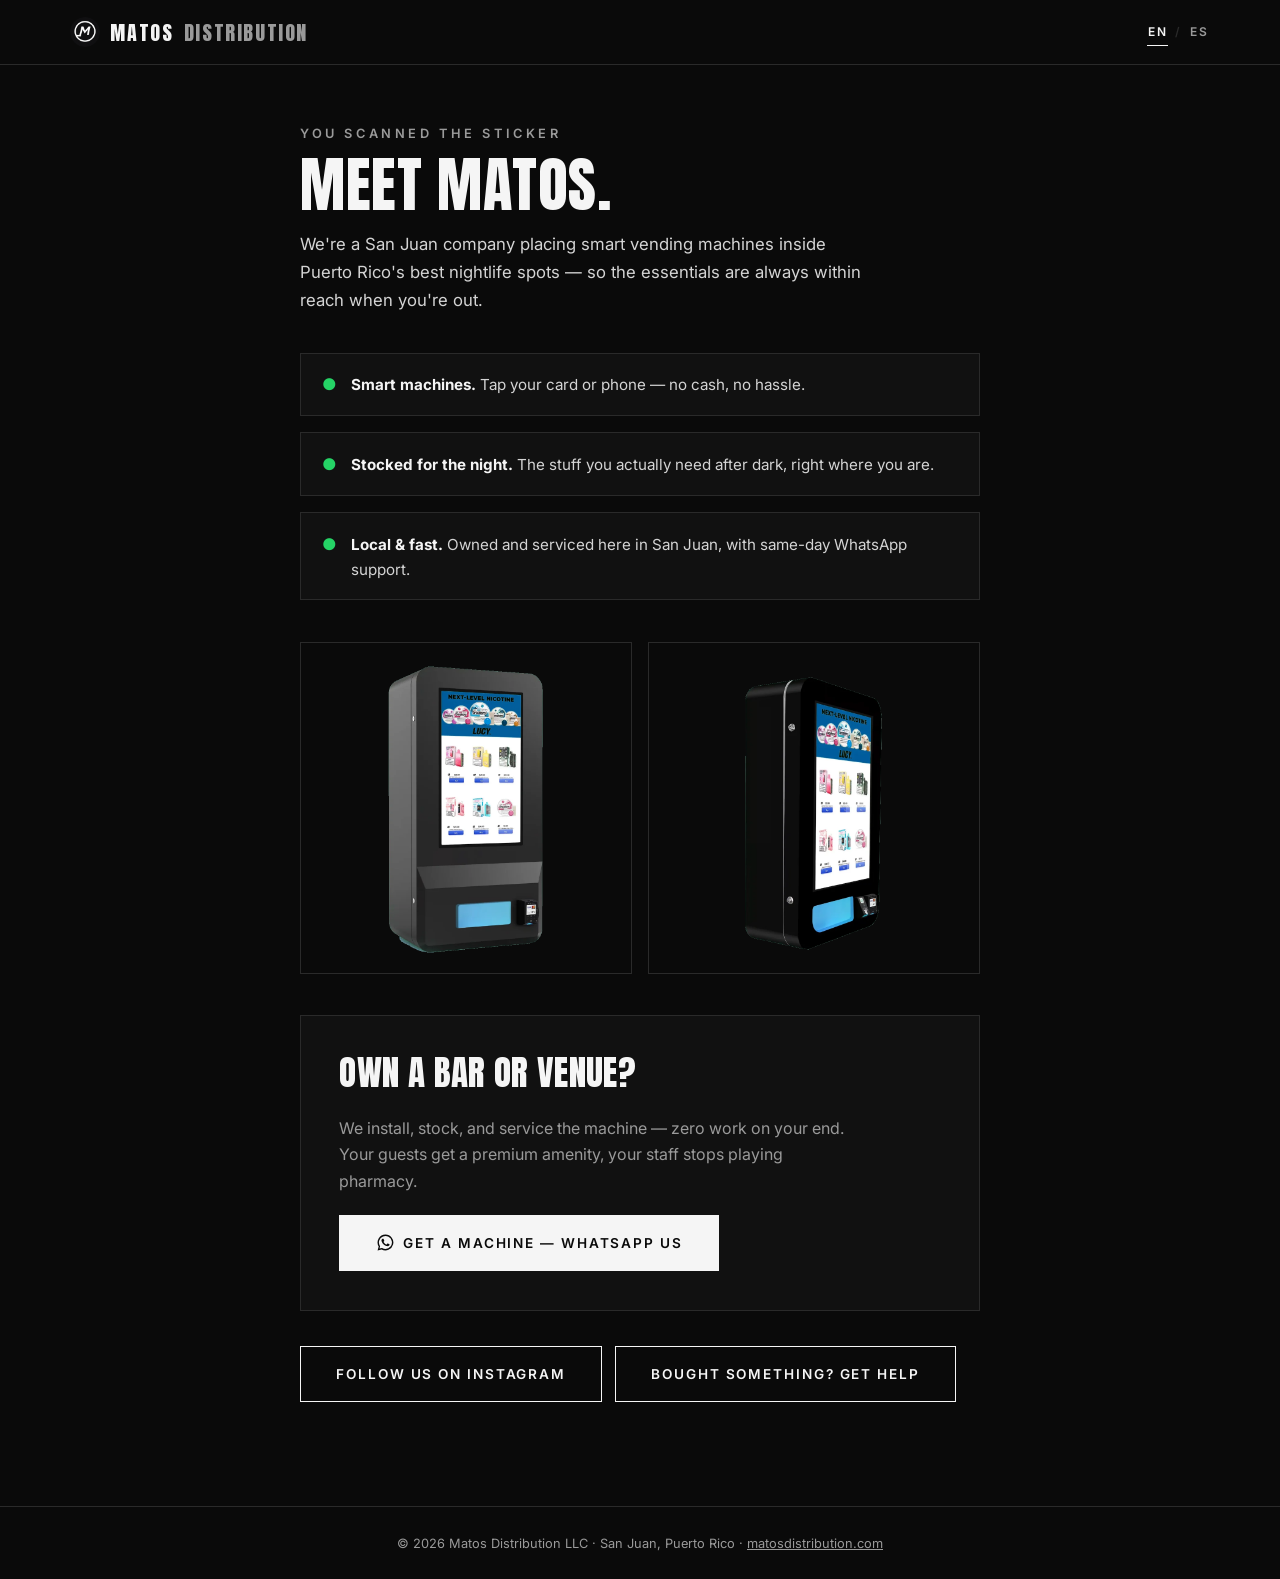
<file: about/index.html>
<!DOCTYPE html>
<html lang="en">
<head>
  <meta charset="UTF-8">
  <meta name="viewport" content="width=device-width, initial-scale=1.0">
  <meta name="theme-color" content="#0a0a0a">
  <title>Who We Are — Matos Distribution</title>
  <meta name="description" content="Matos Distribution is a San Juan company placing smart vending machines in Puerto Rico's best nightlife venues. Meet the brand behind the machine.">
  <link rel="canonical" href="https://www.matosdistribution.com/about/">
  <link rel="alternate" hreflang="en" href="https://www.matosdistribution.com/about/">
  <link rel="alternate" hreflang="es" href="https://www.matosdistribution.com/es/about/">

  <link rel="icon" href="/favicon.ico?v=2" sizes="any">
  <link rel="icon" type="image/png" href="/favicon.png?v=2">
  <link rel="apple-touch-icon" href="/apple-touch-icon.png?v=2">

  <link rel="preload" href="/assets/fonts/anton-latin.woff2" as="font" type="font/woff2" crossorigin>
  <link rel="preconnect" href="https://fonts.googleapis.com">
  <link rel="preconnect" href="https://fonts.gstatic.com" crossorigin>
  <link href="https://fonts.googleapis.com/css2?family=Inter:wght@400;500;600&display=swap" rel="stylesheet">

  <link rel="stylesheet" href="/styles.css">

  <!-- Most people scanning at a machine in PR browse in Spanish — send them to the ES page -->
  <script>
    (function () {
      try {
        var q = new URLSearchParams(location.search);
        if (q.get("lang") === "en") return;
        if ((navigator.language || "").toLowerCase().indexOf("es") === 0) {
          location.replace("/es/about/" + location.search);
        }
      } catch (e) {}
    })();
  </script>

  <style>
    .ab-topbar { border-bottom: 1px solid var(--line); }
    .ab-topbar .nav { height: 64px; }

    .ab-main {
      width: min(680px, 100% - 2.4rem);
      margin-inline: auto;
      padding: clamp(2.2rem, 6vw, 3.6rem) 0 3.5rem;
    }
    .ab-main h1 { font-size: clamp(2.6rem, 9vw, 3.8rem); margin-top: 0.4rem; }
    .ab-sub { color: var(--light); margin-top: 1rem; max-width: 36rem; font-size: 1.05rem; }

    .ab-points { margin-top: 2.4rem; display: grid; gap: 1rem; }
    .ab-point {
      border: 1px solid var(--line);
      background: var(--near-black);
      padding: 1.1rem 1.3rem;
      display: flex;
      gap: 0.9rem;
      align-items: baseline;
    }
    .ab-point .tick { color: #25d366; font-weight: 700; }
    .ab-point p { color: var(--light); font-size: 0.95rem; }
    .ab-point strong { color: var(--white); }

    .ab-machines { margin-top: 2.6rem; display: grid; grid-template-columns: 1fr 1fr; gap: 1rem; }
    .ab-machines img { width: 100%; height: 100%; object-fit: cover; border: 1px solid var(--line); }

    .ab-band {
      margin-top: 2.6rem;
      border: 1px solid var(--line);
      background: var(--near-black);
      padding: clamp(1.6rem, 5vw, 2.4rem);
    }
    .ab-band h2 { font-size: clamp(1.6rem, 5vw, 2.2rem); }
    .ab-band p { color: var(--gray); margin-top: 0.7rem; max-width: 32rem; }
    .ab-band .btn { margin-top: 1.3rem; }
    .ab-wa {
      display: inline-flex; align-items: center; gap: 0.55rem;
    }
    .ab-wa svg { width: 19px; height: 19px; flex-shrink: 0; }

    .ab-links { margin-top: 2.2rem; display: flex; flex-wrap: wrap; gap: 0.8rem; }

    .ab-footer { border-top: 1px solid var(--line); padding: 1.6rem 0; margin-top: 3rem; }
    .ab-footer p { text-align: center; color: var(--gray); font-size: 0.8rem; }
  </style>
</head>
<body>

  <header class="ab-topbar">
    <nav class="nav" aria-label="Main navigation">
      <a class="nav-logo" href="/"><img class="nav-mark" src="/assets/logo-mark-small.png" alt="" width="30" height="30">MATOS<span> DISTRIBUTION</span></a>
      <div class="lang-switch" aria-label="Language">
        <a href="/about/?lang=en" id="lang-en" class="is-active" aria-current="page">EN</a><span aria-hidden="true">/</span><a href="/es/about/" id="lang-es" lang="es" hreflang="es">ES</a>
      </div>
    </nav>
  </header>

  <main class="ab-main">
    <p class="section-kicker" style="margin-bottom:0.6rem;">You Scanned The Sticker</p>
    <h1>Meet Matos.</h1>
    <p class="ab-sub">We're a San Juan company placing smart vending machines inside Puerto Rico's best nightlife spots — so the essentials are always within reach when you're out.</p>

    <div class="ab-points">
      <div class="ab-point"><span class="tick">●</span><p><strong>Smart machines.</strong> Tap your card or phone — no cash, no hassle.</p></div>
      <div class="ab-point"><span class="tick">●</span><p><strong>Stocked for the night.</strong> The stuff you actually need after dark, right where you are.</p></div>
      <div class="ab-point"><span class="tick">●</span><p><strong>Local &amp; fast.</strong> Owned and serviced here in San Juan, with same-day WhatsApp support.</p></div>
    </div>

    <div class="ab-machines">
      <img src="/assets/machine-weatherwall.webp" alt="Matos Distribution smart vending machine" loading="lazy">
      <img src="/assets/machine-slimwall.webp" alt="Slim wall-mounted smart vending machine" loading="lazy">
    </div>

    <div class="ab-band">
      <h2>Own a bar or venue?</h2>
      <p>We install, stock, and service the machine — zero work on your end. Your guests get a premium amenity, your staff stops playing pharmacy.</p>
      <a class="btn btn-solid ab-wa" href="https://wa.me/17875317623?text=Hi!%20I%27d%20like%20info%20about%20getting%20a%20machine%20in%20my%20venue." target="_blank" rel="noopener">
        <svg viewBox="0 0 24 24" aria-hidden="true" fill="currentColor"><path d="M12 2a10 10 0 0 0-8.6 15.1L2 22l5-1.3A10 10 0 1 0 12 2zm0 18.2c-1.5 0-3-.4-4.3-1.2l-.3-.2-3 .8.8-2.9-.2-.3A8.2 8.2 0 1 1 12 20.2zm4.6-6.1c-.3-.1-1.5-.7-1.7-.8-.2-.1-.4-.1-.6.1-.2.3-.6.8-.8 1-.1.2-.3.2-.5.1-.3-.1-1.1-.4-2-1.2-.8-.7-1.3-1.5-1.4-1.8-.2-.3 0-.4.1-.5l.4-.5c.1-.2.2-.3.3-.5.1-.2 0-.3 0-.5-.1-.1-.6-1.4-.8-1.9-.2-.5-.4-.4-.6-.4h-.5c-.2 0-.5.1-.7.3-.2.3-.9.9-.9 2.1s.9 2.4 1 2.6c.1.2 1.8 2.7 4.3 3.8.6.3 1.1.4 1.4.5.6.2 1.2.2 1.6.1.5-.1 1.5-.6 1.7-1.2.2-.6.2-1.1.1-1.2 0-.1-.2-.2-.4-.3z"/></svg>
        Get a machine — WhatsApp us
      </a>
    </div>

    <div class="ab-links">
      <a class="btn btn-ghost" href="https://www.instagram.com/matosdistributionpr/" target="_blank" rel="noopener">Follow us on Instagram</a>
      <a class="btn btn-ghost" href="/feedback/">Bought something? Get help</a>
    </div>
  </main>

  <footer class="ab-footer">
    <p>© 2026 Matos Distribution LLC · San Juan, Puerto Rico · <a href="/" style="color:inherit;">matosdistribution.com</a></p>
  </footer>

</body>
</html>
</file>
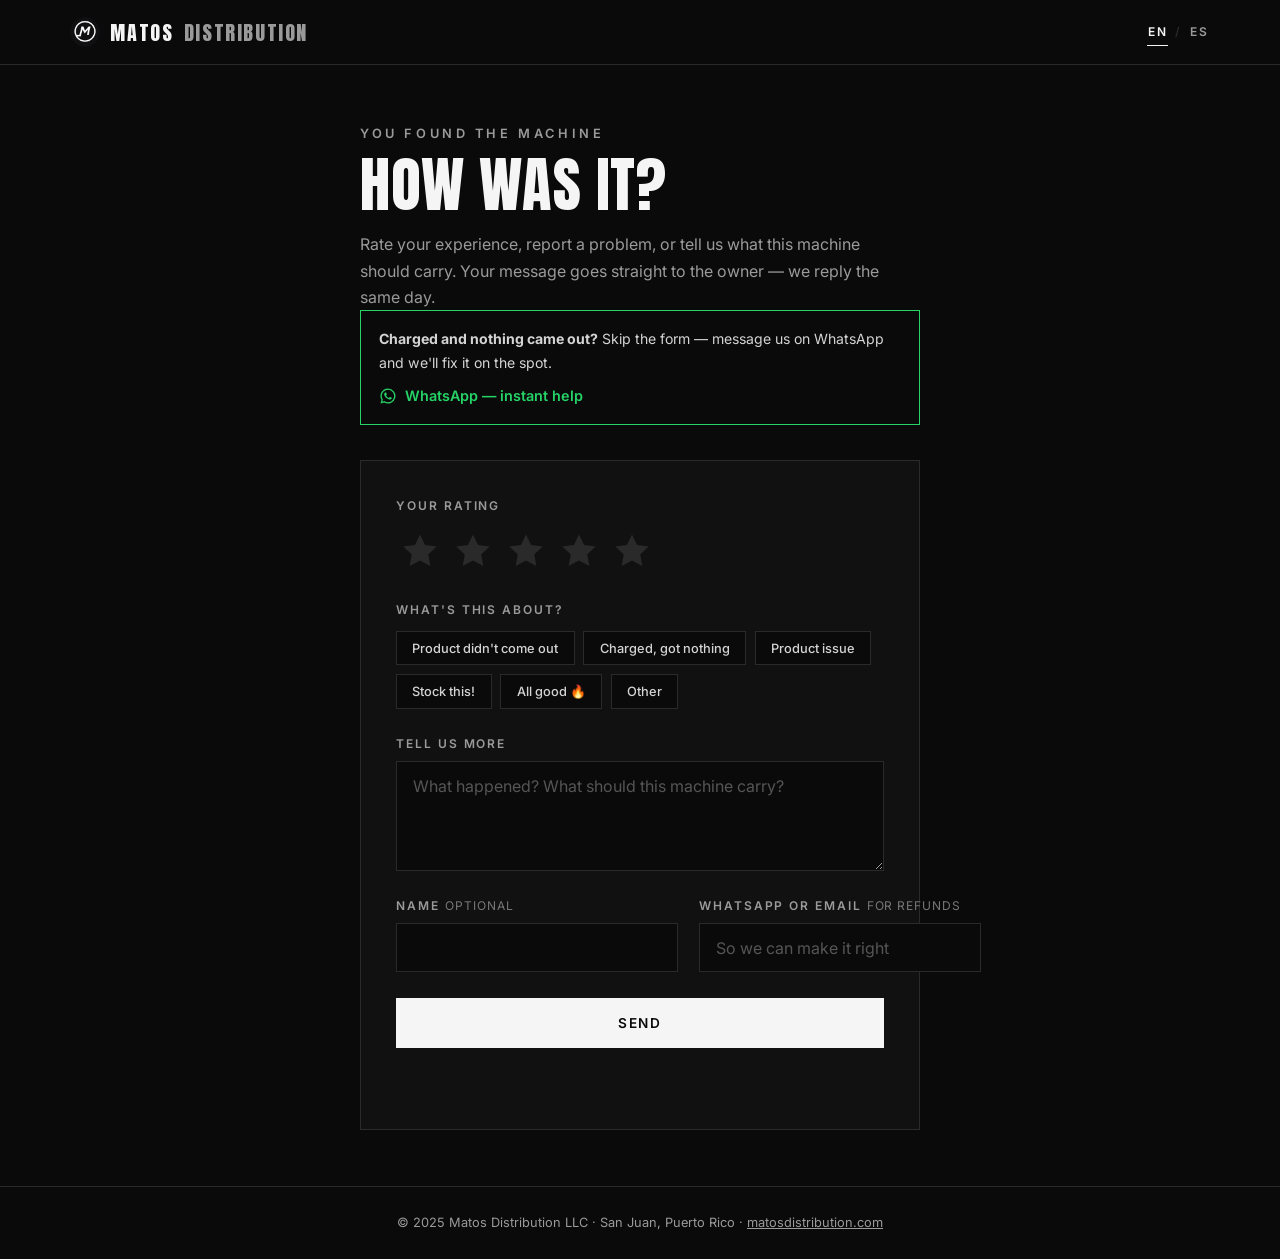
<file: feedback/index.html>
<!DOCTYPE html>
<html lang="en">
<head>
  <meta charset="UTF-8">
  <meta name="viewport" content="width=device-width, initial-scale=1.0">
  <meta name="theme-color" content="#0a0a0a">
  <title>How Was It? — Matos Distribution</title>
  <meta name="description" content="Leave a review, report a problem, or suggest a product for a Matos Distribution smart vending machine. We reply the same day.">
  <meta name="robots" content="noindex">
  <link rel="canonical" href="https://www.matosdistribution.com/feedback/">
  <link rel="alternate" hreflang="en" href="https://www.matosdistribution.com/feedback/">
  <link rel="alternate" hreflang="es" href="https://www.matosdistribution.com/es/feedback/">

  <link rel="icon" href="/favicon.ico?v=2" sizes="any">
  <link rel="icon" type="image/png" href="/favicon.png?v=2">
  <link rel="apple-touch-icon" href="/apple-touch-icon.png?v=2">

  <link rel="preload" href="/assets/fonts/anton-latin.woff2" as="font" type="font/woff2" crossorigin>
  <link rel="preconnect" href="https://fonts.googleapis.com">
  <link rel="preconnect" href="https://fonts.gstatic.com" crossorigin>
  <link href="https://fonts.googleapis.com/css2?family=Inter:wght@400;500;600&display=swap" rel="stylesheet">

  <link rel="stylesheet" href="/styles.css">

  <!-- Most guests scanning at a machine in PR browse in Spanish — send them to the ES page -->
  <script>
    (function () {
      try {
        var q = new URLSearchParams(location.search);
        if (q.get("lang") === "en") return;
        if ((navigator.language || "").toLowerCase().indexOf("es") === 0) {
          location.replace("/es/feedback/" + location.search);
        }
      } catch (e) {}
    })();
  </script>

  <style>
    /* ---- Feedback page ---- */
    .fb-main {
      width: min(560px, 100% - 2.4rem);
      margin-inline: auto;
      padding: clamp(2.2rem, 6vw, 3.6rem) 0 3.5rem;
    }
    .fb-main h1 { font-size: clamp(2.6rem, 9vw, 3.8rem); margin-top: 0.4rem; }
    .fb-sub { color: var(--gray); margin-top: 1rem; max-width: 34rem; }

    .fb-form {
      margin-top: 2.2rem;
      border: 1px solid var(--line);
      background: var(--near-black);
      padding: clamp(1.4rem, 4vw, 2.2rem);
      display: flex;
      flex-direction: column;
      gap: 1.6rem;
    }

    .fb-label {
      font-size: 0.75rem;
      font-weight: 600;
      letter-spacing: 0.16em;
      text-transform: uppercase;
      color: var(--gray);
      display: block;
      margin-bottom: 0.7rem;
    }

    .fb-stars { display: flex; gap: 0.4rem; }
    .fb-star {
      appearance: none;
      background: none;
      border: none;
      padding: 0.15rem;
      cursor: pointer;
      color: var(--line);
      transition: color 0.15s ease, transform 0.15s ease;
    }
    .fb-star svg { width: 42px; height: 42px; }
    .fb-star.is-on { color: var(--white); }
    .fb-star:active { transform: scale(0.9); }

    .fb-chips { display: flex; flex-wrap: wrap; gap: 0.55rem; }
    .fb-chip {
      appearance: none;
      background: var(--black);
      border: 1px solid var(--line);
      color: var(--light);
      font-family: var(--font-body);
      font-size: 0.8rem;
      font-weight: 500;
      padding: 0.55rem 0.95rem;
      cursor: pointer;
      transition: border-color 0.15s ease, background 0.15s ease, color 0.15s ease;
    }
    .fb-chip.is-on { background: var(--white); color: var(--black); border-color: var(--white); }

    .fb-optional { color: #777; font-weight: 400; letter-spacing: 0.08em; }

    .fb-urgent {
      display: none;
      border: 1px solid #25d366;
      padding: 1rem 1.1rem;
      gap: 0.35rem;
      flex-direction: column;
    }
    .fb-urgent.is-active { display: flex; }
    .fb-urgent p { font-size: 0.88rem; color: var(--light); }
    .fb-urgent a {
      display: inline-flex;
      align-items: center;
      gap: 0.5rem;
      color: #25d366;
      font-weight: 600;
      font-size: 0.9rem;
      text-decoration: none;
      margin-top: 0.3rem;
    }
    .fb-urgent svg { width: 18px; height: 18px; flex-shrink: 0; }

    .fb-success {
      display: none;
      margin-top: 2.2rem;
      border: 1px solid var(--line);
      background: var(--near-black);
      padding: clamp(2rem, 6vw, 3rem);
      text-align: center;
    }
    .fb-success.is-active { display: block; }
    .fb-success .fb-check {
      width: 64px;
      height: 64px;
      margin: 0 auto 1.2rem;
      color: var(--white);
    }
    .fb-success h2 { margin-bottom: 0.6rem; }
    .fb-success p { color: var(--gray); max-width: 26rem; margin-inline: auto; }
    .fb-follow {
      display: none;
      margin-top: 1.6rem;
    }
    .fb-follow.is-active { display: block; }

    .fb-topbar { border-bottom: 1px solid var(--line); }
    .fb-topbar .nav { height: 64px; }

    .fb-footer { border-top: 1px solid var(--line); padding: 1.6rem 0; }
    .fb-footer p { text-align: center; color: var(--gray); font-size: 0.8rem; }
  </style>
</head>
<body>

  <header class="fb-topbar">
    <nav class="nav" aria-label="Main navigation">
      <a class="nav-logo" href="/"><img class="nav-mark" src="/assets/logo-mark-small.png" alt="" width="30" height="30">MATOS<span> DISTRIBUTION</span></a>
      <div class="lang-switch" aria-label="Language">
        <a href="/feedback/?lang=en" id="lang-en" class="is-active" aria-current="page">EN</a><span aria-hidden="true">/</span><a href="/es/feedback/" id="lang-es" lang="es" hreflang="es">ES</a>
      </div>
    </nav>
  </header>

  <main class="fb-main">
    <p class="section-kicker" style="margin-bottom:0.6rem;">You Found The Machine</p>
    <h1>How Was It?</h1>
    <p class="fb-sub">Rate your experience, report a problem, or tell us what this machine should carry. Your message goes straight to the owner — we reply the same day.</p>

    <div class="fb-urgent is-active" id="fb-urgent">
      <p><strong>Charged and nothing came out?</strong> Skip the form — message us on WhatsApp and we'll fix it on the spot.</p>
      <a id="fb-wa" href="#" target="_blank" rel="noopener">
        <svg viewBox="0 0 24 24" aria-hidden="true" fill="currentColor"><path d="M12 2a10 10 0 0 0-8.6 15.1L2 22l5-1.3A10 10 0 1 0 12 2zm0 18.2c-1.5 0-3-.4-4.3-1.2l-.3-.2-3 .8.8-2.9-.2-.3A8.2 8.2 0 1 1 12 20.2zm4.6-6.1c-.3-.1-1.5-.7-1.7-.8-.2-.1-.4-.1-.6.1-.2.3-.6.8-.8 1-.1.2-.3.2-.5.1-.3-.1-1.1-.4-2-1.2-.8-.7-1.3-1.5-1.4-1.8-.2-.3 0-.4.1-.5l.4-.5c.1-.2.2-.3.3-.5.1-.2 0-.3 0-.5-.1-.1-.6-1.4-.8-1.9-.2-.5-.4-.4-.6-.4h-.5c-.2 0-.5.1-.7.3-.2.3-.9.9-.9 2.1s.9 2.4 1 2.6c.1.2 1.8 2.7 4.3 3.8.6.3 1.1.4 1.4.5.6.2 1.2.2 1.6.1.5-.1 1.5-.6 1.7-1.2.2-.6.2-1.1.1-1.2 0-.1-.2-.2-.4-.3z"/></svg>
        WhatsApp — instant help
      </a>
    </div>

    <form class="fb-form" id="fb-form" novalidate>
      <div class="hp-field" aria-hidden="true">
        <label for="company">Company</label>
        <input type="text" id="company" name="company" tabindex="-1" autocomplete="off">
      </div>

      <div>
        <span class="fb-label" id="stars-label">Your rating</span>
        <div class="fb-stars" role="radiogroup" aria-labelledby="stars-label" id="fb-stars">
          <button type="button" class="fb-star" data-star="1" role="radio" aria-checked="false" aria-label="1 star"><svg viewBox="0 0 24 24" fill="currentColor"><path d="M12 2.5l2.9 6 6.6.9-4.8 4.6 1.2 6.5L12 17.4l-5.9 3.1 1.2-6.5L2.5 9.4l6.6-.9z"/></svg></button>
          <button type="button" class="fb-star" data-star="2" role="radio" aria-checked="false" aria-label="2 stars"><svg viewBox="0 0 24 24" fill="currentColor"><path d="M12 2.5l2.9 6 6.6.9-4.8 4.6 1.2 6.5L12 17.4l-5.9 3.1 1.2-6.5L2.5 9.4l6.6-.9z"/></svg></button>
          <button type="button" class="fb-star" data-star="3" role="radio" aria-checked="false" aria-label="3 stars"><svg viewBox="0 0 24 24" fill="currentColor"><path d="M12 2.5l2.9 6 6.6.9-4.8 4.6 1.2 6.5L12 17.4l-5.9 3.1 1.2-6.5L2.5 9.4l6.6-.9z"/></svg></button>
          <button type="button" class="fb-star" data-star="4" role="radio" aria-checked="false" aria-label="4 stars"><svg viewBox="0 0 24 24" fill="currentColor"><path d="M12 2.5l2.9 6 6.6.9-4.8 4.6 1.2 6.5L12 17.4l-5.9 3.1 1.2-6.5L2.5 9.4l6.6-.9z"/></svg></button>
          <button type="button" class="fb-star" data-star="5" role="radio" aria-checked="false" aria-label="5 stars"><svg viewBox="0 0 24 24" fill="currentColor"><path d="M12 2.5l2.9 6 6.6.9-4.8 4.6 1.2 6.5L12 17.4l-5.9 3.1 1.2-6.5L2.5 9.4l6.6-.9z"/></svg></button>
        </div>
      </div>

      <div>
        <span class="fb-label" id="topic-label">What's this about?</span>
        <div class="fb-chips" role="group" aria-labelledby="topic-label" id="fb-chips">
          <button type="button" class="fb-chip" data-topic="Product didn't dispense">Product didn't come out</button>
          <button type="button" class="fb-chip" data-topic="Charged but no product">Charged, got nothing</button>
          <button type="button" class="fb-chip" data-topic="Product issue">Product issue</button>
          <button type="button" class="fb-chip" data-topic="Product suggestion">Stock this!</button>
          <button type="button" class="fb-chip" data-topic="Compliment">All good 🔥</button>
          <button type="button" class="fb-chip" data-topic="Other">Other</button>
        </div>
      </div>

      <div class="form-field">
        <label for="fb-message">Tell us more</label>
        <textarea id="fb-message" name="message" rows="4" placeholder="What happened? What should this machine carry?"></textarea>
      </div>

      <div class="form-row">
        <div class="form-field">
          <label for="fb-name">Name <span class="fb-optional">optional</span></label>
          <input type="text" id="fb-name" name="name" autocomplete="name">
        </div>
        <div class="form-field">
          <label for="fb-contact">WhatsApp or email <span class="fb-optional">for refunds</span></label>
          <input type="text" id="fb-contact" name="contact" autocomplete="email" placeholder="So we can make it right">
        </div>
      </div>

      <button type="submit" class="btn btn-solid btn-wide">Send</button>
      <p class="form-status" role="status" aria-live="polite"></p>
    </form>

    <div class="fb-success" id="fb-success">
      <svg class="fb-check" viewBox="0 0 64 64" aria-hidden="true"><circle cx="32" cy="32" r="29" fill="none" stroke="currentColor" stroke-width="2.5"/><path d="M20 33l8.5 8.5L44 25" fill="none" stroke="currentColor" stroke-width="3" stroke-linecap="round" stroke-linejoin="round"/></svg>
      <h2>Got It. Thank You!</h2>
      <p id="fb-success-msg">Your message went straight to the owner. If you left a contact, we'll get back to you today.</p>
      <div class="fb-follow" id="fb-follow">
        <a class="btn btn-ghost" href="https://www.instagram.com/matosdistributionpr/" target="_blank" rel="noopener">Follow us on Instagram</a>
      </div>
    </div>
  </main>

  <footer class="fb-footer">
    <p>© 2025 Matos Distribution LLC · San Juan, Puerto Rico · <a href="/" style="color:inherit;">matosdistribution.com</a></p>
  </footer>

  <script>
    (function () {
      var FORM_ENDPOINT = "https://formspree.io/f/mqevyjeo";
      var WHATSAPP_NUMBER = "17875317623";

      var params = new URLSearchParams(location.search);
      var machine = (params.get("m") || params.get("machine") || "").slice(0, 24);

      // Keep the machine id + language when switching languages
      var esLink = document.getElementById("lang-es");
      if (machine) esLink.href = "/es/feedback/?m=" + encodeURIComponent(machine);

      // WhatsApp instant-help link (mentions the machine if the QR carried one)
      var waText = "Hi! I'm at one of your machines" + (machine ? " (" + machine + ")" : "") + " and I need help with my purchase.";
      document.getElementById("fb-wa").href =
        "https://wa.me/" + WHATSAPP_NUMBER + "?text=" + encodeURIComponent(waText);

      // Star rating
      var rating = 0;
      var stars = Array.prototype.slice.call(document.querySelectorAll(".fb-star"));
      stars.forEach(function (btn) {
        btn.addEventListener("click", function () {
          rating = +btn.dataset.star;
          stars.forEach(function (s) {
            var on = +s.dataset.star <= rating;
            s.classList.toggle("is-on", on);
            s.setAttribute("aria-checked", String(+s.dataset.star === rating));
          });
        });
      });

      // Topic chips (single select)
      var topic = "";
      var chips = Array.prototype.slice.call(document.querySelectorAll(".fb-chip"));
      chips.forEach(function (chip) {
        chip.addEventListener("click", function () {
          var on = !chip.classList.contains("is-on");
          chips.forEach(function (c) { c.classList.remove("is-on"); });
          topic = "";
          if (on) { chip.classList.add("is-on"); topic = chip.dataset.topic; }
        });
      });

      var form = document.getElementById("fb-form");
      var status = form.querySelector(".form-status");

      form.addEventListener("submit", async function (e) {
        e.preventDefault();
        if (form.company && form.company.value) return; // honeypot

        if (!rating && !topic && !form.message.value.trim()) {
          status.textContent = "Tap the stars or tell us what happened first.";
          return;
        }

        var button = form.querySelector("button[type=submit]");
        button.disabled = true;
        status.textContent = "Sending…";

        var data = {
          _subject: "★".repeat(rating || 0) + (rating ? " " : "") + "Machine feedback" + (machine ? " — " + machine : ""),
          type: "machine-feedback",
          machine: machine || "not specified",
          rating: rating || "not given",
          topic: topic || "not selected",
          message: form.message.value.trim(),
          name: form.name.value.trim(),
          contact: form.contact.value.trim(),
          page: location.pathname
        };

        try {
          var res = await fetch(FORM_ENDPOINT, {
            method: "POST",
            headers: { "Content-Type": "application/json", Accept: "application/json" },
            body: JSON.stringify(data)
          });
          if (!res.ok) throw new Error("Request failed");
          form.style.display = "none";
          document.getElementById("fb-urgent").classList.remove("is-active");
          var success = document.getElementById("fb-success");
          success.classList.add("is-active");
          if (rating >= 4) document.getElementById("fb-follow").classList.add("is-active");
          success.scrollIntoView({ behavior: "smooth", block: "center" });
        } catch (err) {
          status.textContent = "Something went wrong. Message us on WhatsApp instead — we reply fast.";
          button.disabled = false;
        }
      });
    })();
  </script>
</body>
</html>
</file>
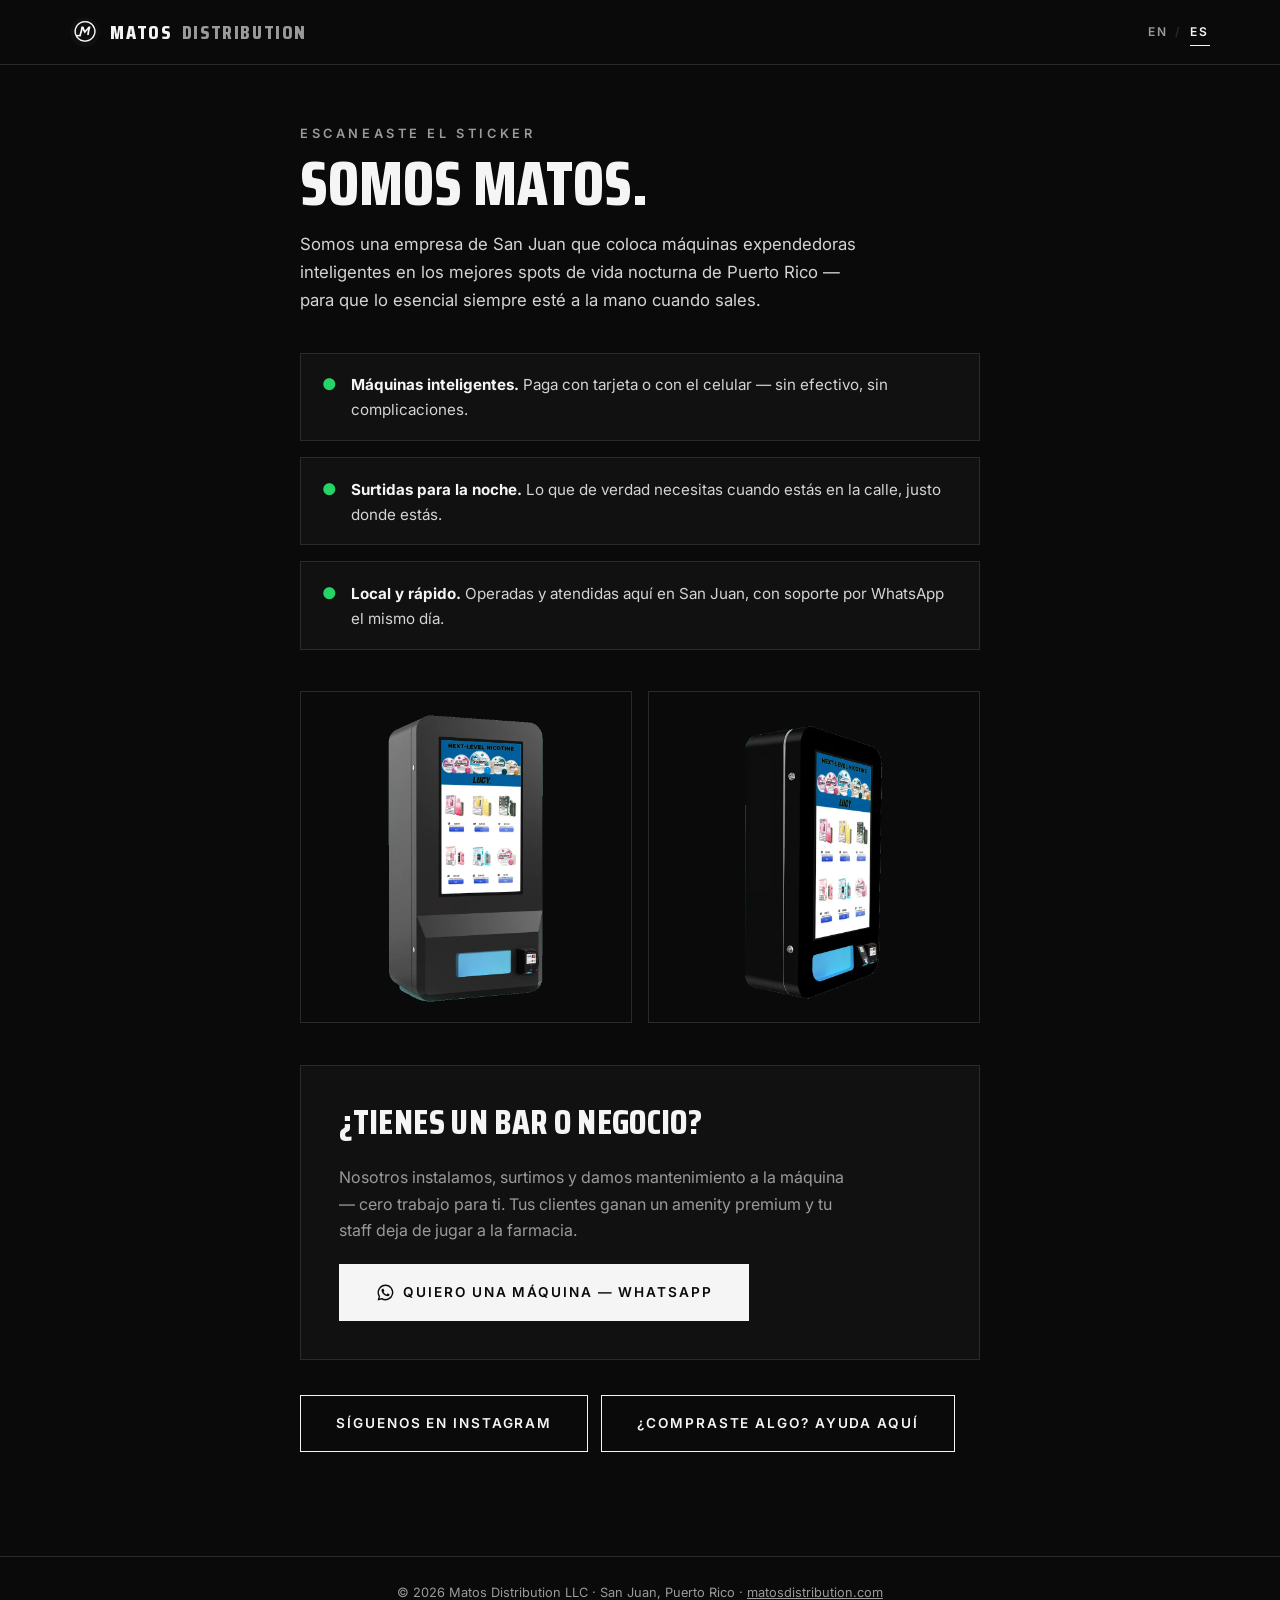
<file: es/about/index.html>
<!DOCTYPE html>
<html lang="es">
<head>
  <meta charset="UTF-8">
  <meta name="viewport" content="width=device-width, initial-scale=1.0">
  <meta name="theme-color" content="#0a0a0a">
  <title>Quiénes Somos — Matos Distribution</title>
  <meta name="description" content="Matos Distribution es una empresa de San Juan que coloca máquinas expendedoras inteligentes en los mejores spots de vida nocturna de Puerto Rico. Conoce la marca detrás de la máquina.">
  <link rel="canonical" href="https://www.matosdistribution.com/es/about/">
  <link rel="alternate" hreflang="en" href="https://www.matosdistribution.com/about/">
  <link rel="alternate" hreflang="es" href="https://www.matosdistribution.com/es/about/">

  <link rel="icon" href="/favicon.ico?v=2" sizes="any">
  <link rel="icon" type="image/png" href="/favicon.png?v=2">
  <link rel="apple-touch-icon" href="/apple-touch-icon.png?v=2">

  <link rel="preload" href="/assets/fonts/anton-latin.woff2" as="font" type="font/woff2" crossorigin>
  <link rel="preconnect" href="https://fonts.googleapis.com">
  <link rel="preconnect" href="https://fonts.gstatic.com" crossorigin>
  <link href="https://fonts.googleapis.com/css2?family=Inter:wght@400;500;600&display=swap" rel="stylesheet">

  <link rel="stylesheet" href="/styles.css">

  <style>
    .ab-topbar { border-bottom: 1px solid var(--line); }
    .ab-topbar .nav { height: 64px; }

    .ab-main {
      width: min(680px, 100% - 2.4rem);
      margin-inline: auto;
      padding: clamp(2.2rem, 6vw, 3.6rem) 0 3.5rem;
    }
    .ab-main h1 { font-size: clamp(2.6rem, 9vw, 3.8rem); margin-top: 0.4rem; }
    .ab-sub { color: var(--light); margin-top: 1rem; max-width: 36rem; font-size: 1.05rem; }

    .ab-points { margin-top: 2.4rem; display: grid; gap: 1rem; }
    .ab-point {
      border: 1px solid var(--line);
      background: var(--near-black);
      padding: 1.1rem 1.3rem;
      display: flex;
      gap: 0.9rem;
      align-items: baseline;
    }
    .ab-point .tick { color: #25d366; font-weight: 700; }
    .ab-point p { color: var(--light); font-size: 0.95rem; }
    .ab-point strong { color: var(--white); }

    .ab-machines { margin-top: 2.6rem; display: grid; grid-template-columns: 1fr 1fr; gap: 1rem; }
    .ab-machines img { width: 100%; height: 100%; object-fit: cover; border: 1px solid var(--line); }

    .ab-band {
      margin-top: 2.6rem;
      border: 1px solid var(--line);
      background: var(--near-black);
      padding: clamp(1.6rem, 5vw, 2.4rem);
    }
    .ab-band h2 { font-size: clamp(1.6rem, 5vw, 2.2rem); }
    .ab-band p { color: var(--gray); margin-top: 0.7rem; max-width: 32rem; }
    .ab-band .btn { margin-top: 1.3rem; }
    .ab-wa {
      display: inline-flex; align-items: center; gap: 0.55rem;
    }
    .ab-wa svg { width: 19px; height: 19px; flex-shrink: 0; }

    .ab-links { margin-top: 2.2rem; display: flex; flex-wrap: wrap; gap: 0.8rem; }

    .ab-footer { border-top: 1px solid var(--line); padding: 1.6rem 0; margin-top: 3rem; }
    .ab-footer p { text-align: center; color: var(--gray); font-size: 0.8rem; }
  </style>
</head>
<body>

  <header class="ab-topbar">
    <nav class="nav" aria-label="Navegación principal">
      <a class="nav-logo" href="/es/"><img class="nav-mark" src="/assets/logo-mark-small.png" alt="" width="30" height="30">MATOS<span> DISTRIBUTION</span></a>
      <div class="lang-switch" aria-label="Idioma">
        <a href="/about/?lang=en" id="lang-en" hreflang="en">EN</a><span aria-hidden="true">/</span><a href="/es/about/" id="lang-es" class="is-active" aria-current="page" lang="es">ES</a>
      </div>
    </nav>
  </header>

  <main class="ab-main">
    <p class="section-kicker" style="margin-bottom:0.6rem;">Escaneaste El Sticker</p>
    <h1>Somos Matos.</h1>
    <p class="ab-sub">Somos una empresa de San Juan que coloca máquinas expendedoras inteligentes en los mejores spots de vida nocturna de Puerto Rico — para que lo esencial siempre esté a la mano cuando sales.</p>

    <div class="ab-points">
      <div class="ab-point"><span class="tick">●</span><p><strong>Máquinas inteligentes.</strong> Paga con tarjeta o con el celular — sin efectivo, sin complicaciones.</p></div>
      <div class="ab-point"><span class="tick">●</span><p><strong>Surtidas para la noche.</strong> Lo que de verdad necesitas cuando estás en la calle, justo donde estás.</p></div>
      <div class="ab-point"><span class="tick">●</span><p><strong>Local y rápido.</strong> Operadas y atendidas aquí en San Juan, con soporte por WhatsApp el mismo día.</p></div>
    </div>

    <div class="ab-machines">
      <img src="/assets/machine-weatherwall.webp" alt="Máquina expendedora inteligente de Matos Distribution" loading="lazy">
      <img src="/assets/machine-slimwall.webp" alt="Máquina expendedora inteligente de pared" loading="lazy">
    </div>

    <div class="ab-band">
      <h2>¿Tienes un bar o negocio?</h2>
      <p>Nosotros instalamos, surtimos y damos mantenimiento a la máquina — cero trabajo para ti. Tus clientes ganan un amenity premium y tu staff deja de jugar a la farmacia.</p>
      <a class="btn btn-solid ab-wa" href="https://wa.me/17875317623?text=%C2%A1Hola!%20Quiero%20info%20para%20poner%20una%20m%C3%A1quina%20en%20mi%20negocio." target="_blank" rel="noopener">
        <svg viewBox="0 0 24 24" aria-hidden="true" fill="currentColor"><path d="M12 2a10 10 0 0 0-8.6 15.1L2 22l5-1.3A10 10 0 1 0 12 2zm0 18.2c-1.5 0-3-.4-4.3-1.2l-.3-.2-3 .8.8-2.9-.2-.3A8.2 8.2 0 1 1 12 20.2zm4.6-6.1c-.3-.1-1.5-.7-1.7-.8-.2-.1-.4-.1-.6.1-.2.3-.6.8-.8 1-.1.2-.3.2-.5.1-.3-.1-1.1-.4-2-1.2-.8-.7-1.3-1.5-1.4-1.8-.2-.3 0-.4.1-.5l.4-.5c.1-.2.2-.3.3-.5.1-.2 0-.3 0-.5-.1-.1-.6-1.4-.8-1.9-.2-.5-.4-.4-.6-.4h-.5c-.2 0-.5.1-.7.3-.2.3-.9.9-.9 2.1s.9 2.4 1 2.6c.1.2 1.8 2.7 4.3 3.8.6.3 1.1.4 1.4.5.6.2 1.2.2 1.6.1.5-.1 1.5-.6 1.7-1.2.2-.6.2-1.1.1-1.2 0-.1-.2-.2-.4-.3z"/></svg>
        Quiero una máquina — WhatsApp
      </a>
    </div>

    <div class="ab-links">
      <a class="btn btn-ghost" href="https://www.instagram.com/matosdistributionpr/" target="_blank" rel="noopener">Síguenos en Instagram</a>
      <a class="btn btn-ghost" href="/es/feedback/">¿Compraste algo? Ayuda aquí</a>
    </div>
  </main>

  <footer class="ab-footer">
    <p>© 2026 Matos Distribution LLC · San Juan, Puerto Rico · <a href="/es/" style="color:inherit;">matosdistribution.com</a></p>
  </footer>

</body>
</html>
</file>
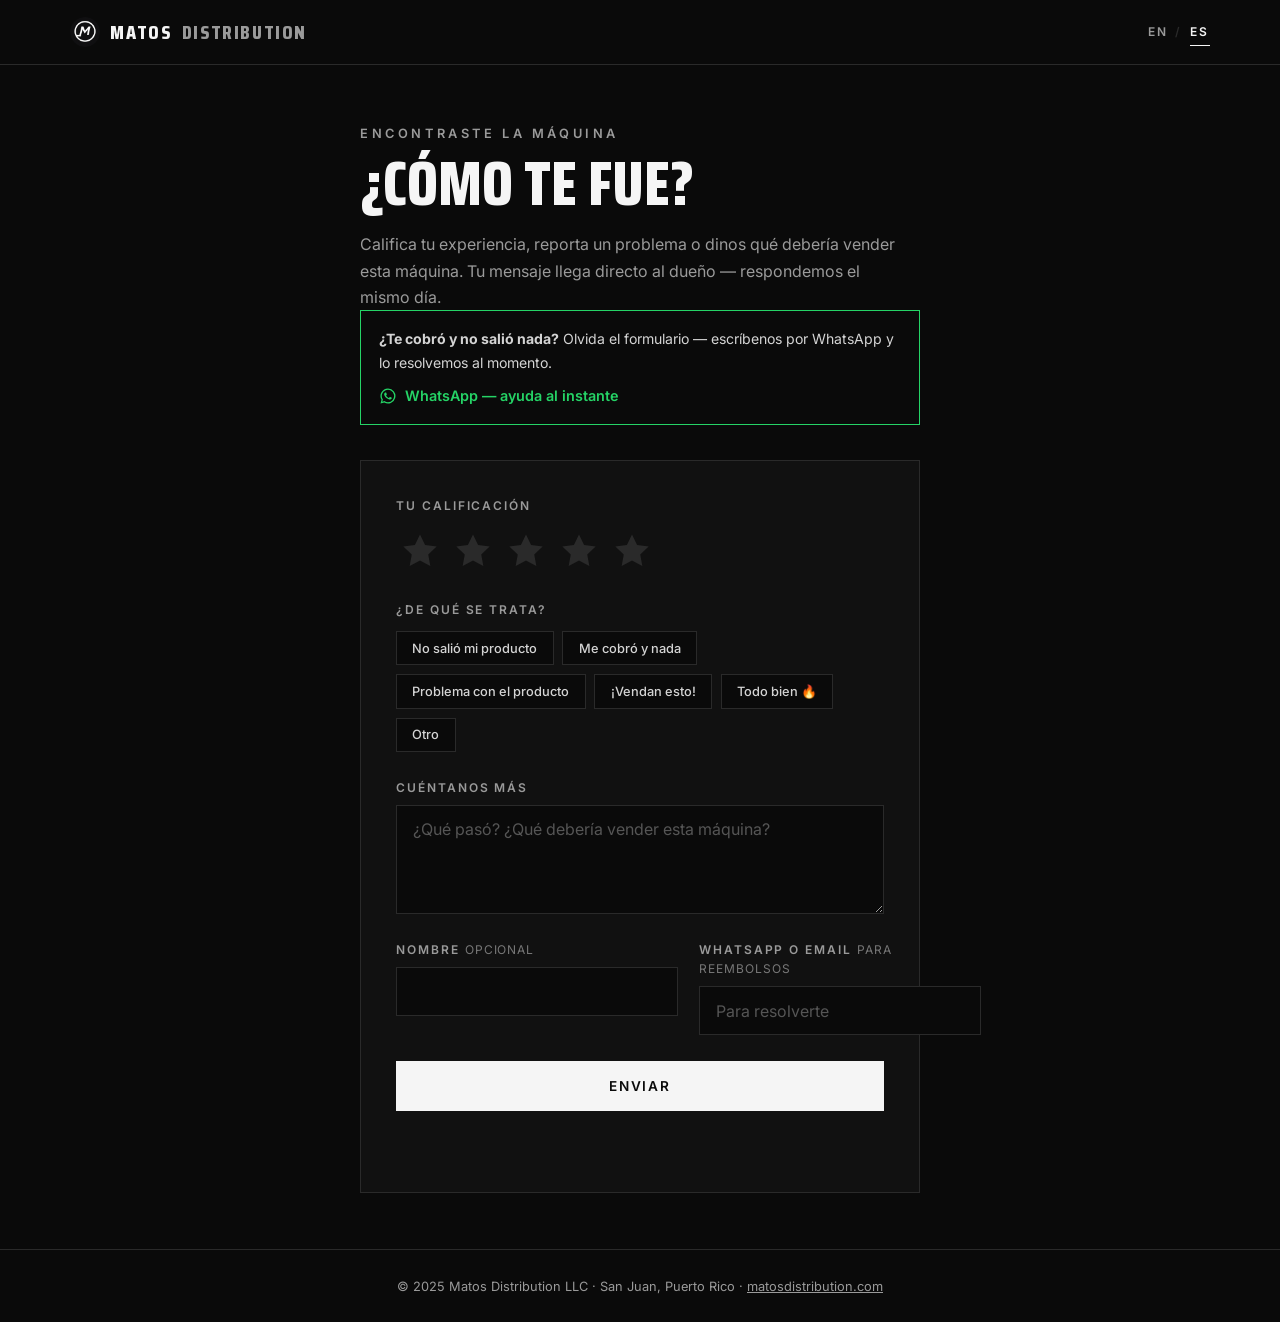
<file: es/feedback/index.html>
<!DOCTYPE html>
<html lang="es">
<head>
  <meta charset="UTF-8">
  <meta name="viewport" content="width=device-width, initial-scale=1.0">
  <meta name="theme-color" content="#0a0a0a">
  <title>¿Cómo Te Fue? — Matos Distribution</title>
  <meta name="description" content="Deja tu opinión, reporta un problema o sugiere un producto para una máquina de Matos Distribution. Respondemos el mismo día.">
  <meta name="robots" content="noindex">
  <link rel="canonical" href="https://www.matosdistribution.com/es/feedback/">
  <link rel="alternate" hreflang="en" href="https://www.matosdistribution.com/feedback/">
  <link rel="alternate" hreflang="es" href="https://www.matosdistribution.com/es/feedback/">

  <link rel="icon" href="/favicon.ico?v=2" sizes="any">
  <link rel="icon" type="image/png" href="/favicon.png?v=2">
  <link rel="apple-touch-icon" href="/apple-touch-icon.png?v=2">

  <link rel="preload" href="/assets/fonts/saira-condensed-800-latin.woff2" as="font" type="font/woff2" crossorigin>
  <link rel="preconnect" href="https://fonts.googleapis.com">
  <link rel="preconnect" href="https://fonts.gstatic.com" crossorigin>
  <link href="https://fonts.googleapis.com/css2?family=Inter:wght@400;500;600&display=swap" rel="stylesheet">

  <link rel="stylesheet" href="/styles.css">

  <style>
    /* ---- Feedback page ---- */
    .fb-main {
      width: min(560px, 100% - 2.4rem);
      margin-inline: auto;
      padding: clamp(2.2rem, 6vw, 3.6rem) 0 3.5rem;
    }
    .fb-main h1 { font-size: clamp(2.6rem, 9vw, 3.8rem); margin-top: 0.4rem; }
    .fb-sub { color: var(--gray); margin-top: 1rem; max-width: 34rem; }

    .fb-form {
      margin-top: 2.2rem;
      border: 1px solid var(--line);
      background: var(--near-black);
      padding: clamp(1.4rem, 4vw, 2.2rem);
      display: flex;
      flex-direction: column;
      gap: 1.6rem;
    }

    .fb-label {
      font-size: 0.75rem;
      font-weight: 600;
      letter-spacing: 0.16em;
      text-transform: uppercase;
      color: var(--gray);
      display: block;
      margin-bottom: 0.7rem;
    }

    .fb-stars { display: flex; gap: 0.4rem; }
    .fb-star {
      appearance: none;
      background: none;
      border: none;
      padding: 0.15rem;
      cursor: pointer;
      color: var(--line);
      transition: color 0.15s ease, transform 0.15s ease;
    }
    .fb-star svg { width: 42px; height: 42px; }
    .fb-star.is-on { color: var(--white); }
    .fb-star:active { transform: scale(0.9); }

    .fb-chips { display: flex; flex-wrap: wrap; gap: 0.55rem; }
    .fb-chip {
      appearance: none;
      background: var(--black);
      border: 1px solid var(--line);
      color: var(--light);
      font-family: var(--font-body);
      font-size: 0.8rem;
      font-weight: 500;
      padding: 0.55rem 0.95rem;
      cursor: pointer;
      transition: border-color 0.15s ease, background 0.15s ease, color 0.15s ease;
    }
    .fb-chip.is-on { background: var(--white); color: var(--black); border-color: var(--white); }

    .fb-optional { color: #777; font-weight: 400; letter-spacing: 0.08em; }

    .fb-urgent {
      display: none;
      border: 1px solid #25d366;
      padding: 1rem 1.1rem;
      gap: 0.35rem;
      flex-direction: column;
    }
    .fb-urgent.is-active { display: flex; }
    .fb-urgent p { font-size: 0.88rem; color: var(--light); }
    .fb-urgent a {
      display: inline-flex;
      align-items: center;
      gap: 0.5rem;
      color: #25d366;
      font-weight: 600;
      font-size: 0.9rem;
      text-decoration: none;
      margin-top: 0.3rem;
    }
    .fb-urgent svg { width: 18px; height: 18px; flex-shrink: 0; }

    .fb-success {
      display: none;
      margin-top: 2.2rem;
      border: 1px solid var(--line);
      background: var(--near-black);
      padding: clamp(2rem, 6vw, 3rem);
      text-align: center;
    }
    .fb-success.is-active { display: block; }
    .fb-success .fb-check {
      width: 64px;
      height: 64px;
      margin: 0 auto 1.2rem;
      color: var(--white);
    }
    .fb-success h2 { margin-bottom: 0.6rem; }
    .fb-success p { color: var(--gray); max-width: 26rem; margin-inline: auto; }
    .fb-follow {
      display: none;
      margin-top: 1.6rem;
    }
    .fb-follow.is-active { display: block; }

    .fb-topbar { border-bottom: 1px solid var(--line); }
    .fb-topbar .nav { height: 64px; }

    .fb-footer { border-top: 1px solid var(--line); padding: 1.6rem 0; }
    .fb-footer p { text-align: center; color: var(--gray); font-size: 0.8rem; }
  </style>
</head>
<body>

  <header class="fb-topbar">
    <nav class="nav" aria-label="Navegación principal">
      <a class="nav-logo" href="/es/"><img class="nav-mark" src="/assets/logo-mark-small.png" alt="" width="30" height="30">MATOS<span> DISTRIBUTION</span></a>
      <div class="lang-switch" aria-label="Idioma">
        <a href="/feedback/?lang=en" id="lang-en" hreflang="en">EN</a><span aria-hidden="true">/</span><a href="/es/feedback/" id="lang-es" class="is-active" aria-current="page">ES</a>
      </div>
    </nav>
  </header>

  <main class="fb-main">
    <p class="section-kicker" style="margin-bottom:0.6rem;">Encontraste La Máquina</p>
    <h1>¿Cómo Te Fue?</h1>
    <p class="fb-sub">Califica tu experiencia, reporta un problema o dinos qué debería vender esta máquina. Tu mensaje llega directo al dueño — respondemos el mismo día.</p>

    <div class="fb-urgent is-active" id="fb-urgent">
      <p><strong>¿Te cobró y no salió nada?</strong> Olvida el formulario — escríbenos por WhatsApp y lo resolvemos al momento.</p>
      <a id="fb-wa" href="#" target="_blank" rel="noopener">
        <svg viewBox="0 0 24 24" aria-hidden="true" fill="currentColor"><path d="M12 2a10 10 0 0 0-8.6 15.1L2 22l5-1.3A10 10 0 1 0 12 2zm0 18.2c-1.5 0-3-.4-4.3-1.2l-.3-.2-3 .8.8-2.9-.2-.3A8.2 8.2 0 1 1 12 20.2zm4.6-6.1c-.3-.1-1.5-.7-1.7-.8-.2-.1-.4-.1-.6.1-.2.3-.6.8-.8 1-.1.2-.3.2-.5.1-.3-.1-1.1-.4-2-1.2-.8-.7-1.3-1.5-1.4-1.8-.2-.3 0-.4.1-.5l.4-.5c.1-.2.2-.3.3-.5.1-.2 0-.3 0-.5-.1-.1-.6-1.4-.8-1.9-.2-.5-.4-.4-.6-.4h-.5c-.2 0-.5.1-.7.3-.2.3-.9.9-.9 2.1s.9 2.4 1 2.6c.1.2 1.8 2.7 4.3 3.8.6.3 1.1.4 1.4.5.6.2 1.2.2 1.6.1.5-.1 1.5-.6 1.7-1.2.2-.6.2-1.1.1-1.2 0-.1-.2-.2-.4-.3z"/></svg>
        WhatsApp — ayuda al instante
      </a>
    </div>

    <form class="fb-form" id="fb-form" novalidate>
      <div class="hp-field" aria-hidden="true">
        <label for="company">Company</label>
        <input type="text" id="company" name="company" tabindex="-1" autocomplete="off">
      </div>

      <div>
        <span class="fb-label" id="stars-label">Tu calificación</span>
        <div class="fb-stars" role="radiogroup" aria-labelledby="stars-label" id="fb-stars">
          <button type="button" class="fb-star" data-star="1" role="radio" aria-checked="false" aria-label="1 estrella"><svg viewBox="0 0 24 24" fill="currentColor"><path d="M12 2.5l2.9 6 6.6.9-4.8 4.6 1.2 6.5L12 17.4l-5.9 3.1 1.2-6.5L2.5 9.4l6.6-.9z"/></svg></button>
          <button type="button" class="fb-star" data-star="2" role="radio" aria-checked="false" aria-label="2 estrellas"><svg viewBox="0 0 24 24" fill="currentColor"><path d="M12 2.5l2.9 6 6.6.9-4.8 4.6 1.2 6.5L12 17.4l-5.9 3.1 1.2-6.5L2.5 9.4l6.6-.9z"/></svg></button>
          <button type="button" class="fb-star" data-star="3" role="radio" aria-checked="false" aria-label="3 estrellas"><svg viewBox="0 0 24 24" fill="currentColor"><path d="M12 2.5l2.9 6 6.6.9-4.8 4.6 1.2 6.5L12 17.4l-5.9 3.1 1.2-6.5L2.5 9.4l6.6-.9z"/></svg></button>
          <button type="button" class="fb-star" data-star="4" role="radio" aria-checked="false" aria-label="4 estrellas"><svg viewBox="0 0 24 24" fill="currentColor"><path d="M12 2.5l2.9 6 6.6.9-4.8 4.6 1.2 6.5L12 17.4l-5.9 3.1 1.2-6.5L2.5 9.4l6.6-.9z"/></svg></button>
          <button type="button" class="fb-star" data-star="5" role="radio" aria-checked="false" aria-label="5 estrellas"><svg viewBox="0 0 24 24" fill="currentColor"><path d="M12 2.5l2.9 6 6.6.9-4.8 4.6 1.2 6.5L12 17.4l-5.9 3.1 1.2-6.5L2.5 9.4l6.6-.9z"/></svg></button>
        </div>
      </div>

      <div>
        <span class="fb-label" id="topic-label">¿De qué se trata?</span>
        <div class="fb-chips" role="group" aria-labelledby="topic-label" id="fb-chips">
          <button type="button" class="fb-chip" data-topic="No dispensó el producto">No salió mi producto</button>
          <button type="button" class="fb-chip" data-topic="Cobró sin dispensar">Me cobró y nada</button>
          <button type="button" class="fb-chip" data-topic="Problema con el producto">Problema con el producto</button>
          <button type="button" class="fb-chip" data-topic="Sugerencia de producto">¡Vendan esto!</button>
          <button type="button" class="fb-chip" data-topic="Elogio">Todo bien 🔥</button>
          <button type="button" class="fb-chip" data-topic="Otro">Otro</button>
        </div>
      </div>

      <div class="form-field">
        <label for="fb-message">Cuéntanos más</label>
        <textarea id="fb-message" name="message" rows="4" placeholder="¿Qué pasó? ¿Qué debería vender esta máquina?"></textarea>
      </div>

      <div class="form-row">
        <div class="form-field">
          <label for="fb-name">Nombre <span class="fb-optional">opcional</span></label>
          <input type="text" id="fb-name" name="name" autocomplete="name">
        </div>
        <div class="form-field">
          <label for="fb-contact">WhatsApp o email <span class="fb-optional">para reembolsos</span></label>
          <input type="text" id="fb-contact" name="contact" autocomplete="email" placeholder="Para resolverte">
        </div>
      </div>

      <button type="submit" class="btn btn-solid btn-wide">Enviar</button>
      <p class="form-status" role="status" aria-live="polite"></p>
    </form>

    <div class="fb-success" id="fb-success">
      <svg class="fb-check" viewBox="0 0 64 64" aria-hidden="true"><circle cx="32" cy="32" r="29" fill="none" stroke="currentColor" stroke-width="2.5"/><path d="M20 33l8.5 8.5L44 25" fill="none" stroke="currentColor" stroke-width="3" stroke-linecap="round" stroke-linejoin="round"/></svg>
      <h2>¡Recibido. Gracias!</h2>
      <p id="fb-success-msg">Tu mensaje llegó directo al dueño. Si dejaste un contacto, te respondemos hoy mismo.</p>
      <div class="fb-follow" id="fb-follow">
        <a class="btn btn-ghost" href="https://www.instagram.com/matosdistributionpr/" target="_blank" rel="noopener">Síguenos en Instagram</a>
      </div>
    </div>
  </main>

  <footer class="fb-footer">
    <p>© 2025 Matos Distribution LLC · San Juan, Puerto Rico · <a href="/es/" style="color:inherit;">matosdistribution.com</a></p>
  </footer>

  <script>
    (function () {
      var FORM_ENDPOINT = "https://formspree.io/f/mqevyjeo";
      var WHATSAPP_NUMBER = "17875317623";

      var params = new URLSearchParams(location.search);
      var machine = (params.get("m") || params.get("machine") || "").slice(0, 24);

      // Mantén la máquina al cambiar de idioma
      var enLink = document.getElementById("lang-en");
      if (machine) enLink.href = "/feedback/?lang=en&m=" + encodeURIComponent(machine);

      // WhatsApp con mensaje pre-escrito (menciona la máquina si el QR la trae)
      var waText = "¡Hola! Estoy en una de sus máquinas" + (machine ? " (" + machine + ")" : "") + " y necesito ayuda con mi compra.";
      document.getElementById("fb-wa").href =
        "https://wa.me/" + WHATSAPP_NUMBER + "?text=" + encodeURIComponent(waText);

      // Estrellas
      var rating = 0;
      var stars = Array.prototype.slice.call(document.querySelectorAll(".fb-star"));
      stars.forEach(function (btn) {
        btn.addEventListener("click", function () {
          rating = +btn.dataset.star;
          stars.forEach(function (s) {
            var on = +s.dataset.star <= rating;
            s.classList.toggle("is-on", on);
            s.setAttribute("aria-checked", String(+s.dataset.star === rating));
          });
        });
      });

      // Chips de tema (selección única)
      var topic = "";
      var chips = Array.prototype.slice.call(document.querySelectorAll(".fb-chip"));
      chips.forEach(function (chip) {
        chip.addEventListener("click", function () {
          var on = !chip.classList.contains("is-on");
          chips.forEach(function (c) { c.classList.remove("is-on"); });
          topic = "";
          if (on) { chip.classList.add("is-on"); topic = chip.dataset.topic; }
        });
      });

      var form = document.getElementById("fb-form");
      var status = form.querySelector(".form-status");

      form.addEventListener("submit", async function (e) {
        e.preventDefault();
        if (form.company && form.company.value) return; // honeypot

        if (!rating && !topic && !form.message.value.trim()) {
          status.textContent = "Toca las estrellas o cuéntanos qué pasó primero.";
          return;
        }

        var button = form.querySelector("button[type=submit]");
        button.disabled = true;
        status.textContent = "Enviando…";

        var data = {
          _subject: "★".repeat(rating || 0) + (rating ? " " : "") + "Feedback de máquina" + (machine ? " — " + machine : ""),
          type: "machine-feedback",
          machine: machine || "no especificada",
          rating: rating || "sin calificar",
          topic: topic || "sin seleccionar",
          message: form.message.value.trim(),
          name: form.name.value.trim(),
          contact: form.contact.value.trim(),
          page: location.pathname
        };

        try {
          var res = await fetch(FORM_ENDPOINT, {
            method: "POST",
            headers: { "Content-Type": "application/json", Accept: "application/json" },
            body: JSON.stringify(data)
          });
          if (!res.ok) throw new Error("Request failed");
          form.style.display = "none";
          document.getElementById("fb-urgent").classList.remove("is-active");
          var success = document.getElementById("fb-success");
          success.classList.add("is-active");
          if (rating >= 4) document.getElementById("fb-follow").classList.add("is-active");
          success.scrollIntoView({ behavior: "smooth", block: "center" });
        } catch (err) {
          status.textContent = "Algo salió mal. Escríbenos por WhatsApp — respondemos rápido.";
          button.disabled = false;
        }
      });
    })();
  </script>
</body>
</html>
</file>
<file: styles.css>
/* ============ Matos Distribution — monochrome theme ============ */

/* Self-hosted display font (latin subset covers Spanish accents) */
@font-face {
  font-family: "Inter";
  font-style: normal;
  font-weight: 400 600;
  font-display: swap;
  src: url("/assets/fonts/inter-latin.woff2") format("woff2");
}
@font-face {
  font-family: "Anton";
  font-style: normal;
  font-weight: 400;
  font-display: swap;
  src: url("/assets/fonts/anton-latin.woff2") format("woff2");
}

/* Spanish display face — Anton's accents are too heavy at large sizes */
@font-face {
  font-family: "Saira Condensed";
  font-style: normal;
  font-weight: 800;
  font-display: swap;
  src: url("/assets/fonts/saira-condensed-800-latin.woff2") format("woff2");
}

:root {
  --black: #0a0a0a;
  --near-black: #111111;
  --panel: #161616;
  --line: #2a2a2a;
  --gray: #9a9a9a;
  --light: #d4d4d4;
  --white: #f5f5f5;
  --font-display: "Anton", "Arial Narrow", sans-serif;
  --font-body: "Inter", -apple-system, "Helvetica Neue", sans-serif;
  --nav-h: 72px;
}

* { margin: 0; padding: 0; box-sizing: border-box; }

html { scroll-behavior: smooth; scroll-padding-top: var(--nav-h); }

body {
  background: var(--black);
  color: var(--white);
  font-family: var(--font-body);
  font-size: 1rem;
  line-height: 1.65;
  -webkit-font-smoothing: antialiased;
}

img, svg { display: block; max-width: 100%; }

:focus-visible {
  outline: 2px solid var(--white);
  outline-offset: 3px;
}

.skip-link {
  position: absolute;
  top: -100%;
  left: 1rem;
  z-index: 200;
  background: var(--white);
  color: var(--black);
  padding: 0.7rem 1.2rem;
  font-size: 0.85rem;
  font-weight: 600;
  text-decoration: none;
}
.skip-link:focus { top: 0.5rem; }

/* Honeypot field — invisible to humans, tempting to bots */
.hp-field {
  position: absolute;
  left: -9999px;
  width: 1px;
  height: 1px;
  overflow: hidden;
}

.container {
  width: min(1140px, 100% - 3rem);
  margin-inline: auto;
}

/* ---------- Type ---------- */

h1, h2, h3 {
  font-family: var(--font-display);
  font-weight: 400;
  text-transform: uppercase;
  line-height: 1.02;
  letter-spacing: 0.01em;
}

h1 { font-size: clamp(3.2rem, 8vw, 6.4rem); }
h2 { font-size: clamp(2rem, 5.5vw, 3.6rem); margin-bottom: 1.5rem; }
h3 { font-size: 1.35rem; letter-spacing: 0.06em; }

/* Spanish uses Saira Condensed 800 — sleeker accents than Anton at display sizes */
html[lang="es"] { --font-display: "Saira Condensed", "Arial Narrow", sans-serif; }
html[lang="es"] h1 { letter-spacing: 0; }

p { color: var(--light); }

/* ---------- Nav ---------- */

.site-header {
  position: sticky;
  top: 0;
  z-index: 100;
  background: rgba(10, 10, 10, 0.85);
  backdrop-filter: blur(12px);
  -webkit-backdrop-filter: blur(12px);
  border-bottom: 1px solid var(--line);
}

.nav {
  width: min(1140px, 100% - 3rem);
  margin-inline: auto;
  height: var(--nav-h);
  display: flex;
  align-items: center;
  justify-content: space-between;
}

.nav-logo {
  display: inline-flex;
  align-items: center;
  gap: 0.65rem;
  font-family: var(--font-display);
  font-size: 1.25rem;
  letter-spacing: 0.08em;
  color: var(--white);
  text-decoration: none;
  white-space: nowrap;
}
.nav-logo span { color: var(--gray); }

.nav-mark {
  width: 30px;
  height: 30px;
  mix-blend-mode: screen; /* drops the mark's black disc into the dark background */
}

.nav-links {
  display: flex;
  align-items: center;
  gap: 2.2rem;
  list-style: none;
}

.nav-links a {
  color: var(--light);
  text-decoration: none;
  font-size: 0.85rem;
  font-weight: 500;
  letter-spacing: 0.14em;
  text-transform: uppercase;
  transition: color 0.2s ease;
}
.nav-links a:hover { color: var(--white); }

/* Sliding underline on desktop nav links */
@media (min-width: 901px) {
  .nav-links a:not(.nav-cta) { position: relative; }
  .nav-links a:not(.nav-cta)::after {
    content: "";
    position: absolute;
    left: 0;
    bottom: -6px;
    width: 100%;
    height: 1px;
    background: var(--white);
    transform: scaleX(0);
    transform-origin: left;
    transition: transform 0.3s ease;
  }
  .nav-links a:not(.nav-cta):hover::after,
  .nav-links a:not(.nav-cta):focus-visible::after { transform: scaleX(1); }
}

.nav-links a.nav-cta {
  border: 1px solid var(--white);
  padding: 0.5rem 1.2rem;
  color: var(--white);
  transition: background 0.2s ease, color 0.2s ease;
}
.nav-links a.nav-cta:hover { background: var(--white); color: var(--black); }

.nav-right {
  display: flex;
  align-items: center;
  gap: 2rem;
}

.lang-switch {
  display: inline-flex;
  align-items: center;
  gap: 0.45rem;
  font-size: 0.75rem;
  font-weight: 600;
  letter-spacing: 0.16em;
}
.lang-switch a {
  color: var(--gray);
  text-decoration: none;
  padding: 0.2rem 0.05rem;
  transition: color 0.2s ease;
}
.lang-switch a:hover { color: var(--white); }
.lang-switch a.is-active {
  color: var(--white);
  border-bottom: 1px solid var(--white);
}
.lang-switch span { color: var(--line); }

.nav-toggle {
  display: none;
  flex-direction: column;
  justify-content: center;
  gap: 7px;
  width: 44px;
  height: 44px;
  background: none;
  border: none;
  cursor: pointer;
}
.nav-toggle span {
  display: block;
  height: 2px;
  width: 26px;
  margin-inline: auto;
  background: var(--white);
  transition: transform 0.25s ease, opacity 0.25s ease;
}
.nav-toggle[aria-expanded="true"] span:first-child { transform: translateY(4.5px) rotate(45deg); }
.nav-toggle[aria-expanded="true"] span:last-child { transform: translateY(-4.5px) rotate(-45deg); }

/* ---------- Buttons ---------- */

.btn {
  display: inline-block;
  font-family: var(--font-body);
  font-size: 0.85rem;
  font-weight: 600;
  letter-spacing: 0.14em;
  text-transform: uppercase;
  text-decoration: none;
  padding: 1rem 2.2rem;
  border: 1px solid var(--white);
  cursor: pointer;
  transition: background 0.2s ease, color 0.2s ease, transform 0.2s ease;
}
.btn:active { transform: scale(0.98); }

.btn-solid { background: var(--white); color: var(--black); }
.btn-solid:hover { background: transparent; color: var(--white); }

.btn-ghost { background: transparent; color: var(--white); }
.btn-ghost:hover { background: var(--white); color: var(--black); }

.btn-wide { width: 100%; }

/* ---------- Hero ---------- */

.hero {
  position: relative;
  overflow: hidden;
  min-height: calc(100svh - var(--nav-h));
  display: flex;
  flex-direction: column;
  justify-content: space-between;
}

.hero-mark {
  position: absolute;
  left: -7vw;
  top: 50%;
  transform: translateY(-50%);
  width: clamp(320px, 42vw, 640px);
  opacity: 0.06;
  mix-blend-mode: screen;
  pointer-events: none;
  user-select: none;
  z-index: 0;
}

.hero-visual { justify-self: center; position: relative; z-index: 1; }

/* ---------- Machine model switcher ---------- */

.machine-switcher {
  display: flex;
  flex-direction: column;
  align-items: center;
  gap: 1.1rem;
}
.machine-stage {
  appearance: none;
  -webkit-appearance: none;
  background: none;
  border: 0;
  padding: 0;
  margin: 0;
  color: inherit;
  width: 100%;
  max-width: 440px;
  height: clamp(340px, 48vh, 480px);
  cursor: pointer;
}
.machine-stage--hero {
  max-width: 470px;
  height: clamp(360px, 54vh, 540px);
}
.machine-img {
  width: 100%;
  height: 100%;
  object-fit: contain;
  filter: drop-shadow(0 30px 65px rgba(0, 0, 0, 0.75));
  will-change: transform;
  transition: opacity 0.18s ease;
}
.machine-stage { cursor: pointer; }
.machine-stage:hover .machine-img { opacity: 0.92; }
.machine-img { transition: opacity 0.22s ease, transform 0.6s ease; }
.machine-img.is-swapping { opacity: 0; }

.machine-switch-ui {
  display: flex;
  flex-direction: column;
  align-items: center;
  gap: 0.7rem;
}
.machine-name {
  font-family: var(--font-display);
  font-size: 1.15rem;
  letter-spacing: 0.06em;
  text-transform: uppercase;
  color: var(--white);
}
.machine-dots { display: flex; gap: 0.45rem; }
.machine-dot {
  width: 7px;
  height: 7px;
  border-radius: 50%;
  background: var(--line);
  transition: background 0.25s ease, transform 0.25s ease;
}
.machine-dot.is-active { background: var(--white); transform: scale(1.25); }

.machine-switch-btn {
  display: inline-flex;
  align-items: center;
  gap: 0.5rem;
  background: none;
  border: 1px solid var(--line);
  color: var(--light);
  font-family: var(--font-body);
  font-size: 0.72rem;
  font-weight: 600;
  letter-spacing: 0.14em;
  text-transform: uppercase;
  padding: 0.55rem 1.15rem;
  cursor: pointer;
  transition: border-color 0.2s ease, color 0.2s ease;
}
.machine-switch-btn:hover { border-color: var(--white); color: var(--white); }
.machine-switch-btn svg { width: 15px; height: 15px; }

.hero-inner {
  flex: 1;
  width: min(1140px, 100% - 3rem);
  margin-inline: auto;
  padding-block: clamp(2rem, 5vh, 4rem);
  display: grid;
  grid-template-columns: 1.2fr 0.8fr;
  gap: clamp(1.5rem, 4vw, 3rem);
  align-items: center;
  align-content: center;
}

.hero-kicker,
.section-kicker {
  font-size: 0.8rem;
  font-weight: 600;
  letter-spacing: 0.28em;
  text-transform: uppercase;
  color: var(--gray);
  margin-bottom: 1.4rem;
}

.hero-sub {
  font-size: clamp(1.1rem, 2.4vw, 1.45rem);
  color: var(--gray);
  margin-top: 1.4rem;
}

.hero-actions {
  display: flex;
  flex-wrap: wrap;
  gap: 1rem;
  margin-top: 2.6rem;
}

/* marquee strip */
.hero-marquee {
  border-top: 1px solid var(--line);
  border-bottom: 1px solid var(--line);
  overflow: hidden;
  padding: 0.9rem 0;
}
.marquee-track {
  display: flex;
  white-space: nowrap;
  animation: marquee 28s linear infinite;
}
.marquee-track span {
  font-family: var(--font-display);
  font-size: 1rem;
  letter-spacing: 0.22em;
  text-transform: uppercase;
  color: var(--gray);
  padding-right: 1rem;
}
@keyframes marquee {
  from { transform: translateX(0); }
  to { transform: translateX(-50%); }
}
.hero-marquee:hover .marquee-track { animation-play-state: paused; }

/* ---------- Trust strip ---------- */

.trust-strip {
  border-bottom: 1px solid var(--line);
  background: var(--near-black);
}
.trust-strip ul {
  width: min(1140px, 100% - 3rem);
  margin-inline: auto;
  list-style: none;
  display: flex;
  flex-wrap: wrap;
  justify-content: center;
  gap: clamp(1.4rem, 5vw, 4rem);
  padding: 1.35rem 0;
}
.trust-strip li {
  display: inline-flex;
  align-items: center;
  gap: 0.6rem;
  font-size: 0.78rem;
  font-weight: 600;
  letter-spacing: 0.16em;
  text-transform: uppercase;
  color: var(--light);
}
.trust-strip svg {
  width: 17px;
  height: 17px;
  color: var(--gray);
  flex-shrink: 0;
}

/* ---------- Sections ---------- */

.section { padding: clamp(4.5rem, 10vw, 8rem) 0; }
.section-alt { background: var(--near-black); border-block: 1px solid var(--line); }

.section-lead {
  max-width: 44rem;
  color: var(--gray);
  margin-bottom: 3rem;
}

.split {
  display: grid;
  grid-template-columns: 1fr 1fr;
  gap: clamp(2rem, 6vw, 5rem);
  align-items: start;
}
.split-reverse > .machine-visual { order: -1; }

.split-body p + p { margin-top: 1rem; }

.about-mark {
  width: clamp(110px, 12vw, 150px);
  margin-top: 3rem;
  opacity: 0.8;
  mix-blend-mode: screen; /* drops the mark's black disc, leaving the white line mark */
}

.fact-list {
  list-style: none;
  margin-top: 2.2rem;
  border-top: 1px solid var(--line);
}
.fact-list li {
  padding: 1rem 0;
  border-bottom: 1px solid var(--line);
  color: var(--gray);
  display: flex;
  align-items: center;
  gap: 1rem;
}
.fact-list strong {
  font-family: var(--font-display);
  font-weight: 400;
  font-size: 1.5rem;
  color: var(--white);
  min-width: 6.5rem;
  letter-spacing: 0.03em;
}

.check-list {
  list-style: none;
  margin-top: 1.8rem;
}
.check-list li {
  position: relative;
  padding: 0.45rem 0 0.45rem 1.8rem;
  color: var(--light);
}
.check-list li::before {
  content: "";
  position: absolute;
  left: 0;
  /* padding-top (0.45em) + half a 1.65 line box = first-line center */
  top: 1.275em;
  width: 0.9rem;
  height: 1px;
  background: var(--white);
}

.machine-visual {
  color: var(--white);
  padding: 2rem;
  border: 1px solid var(--line);
  background:
    radial-gradient(ellipse at 50% 0%, rgba(255, 255, 255, 0.05), transparent 65%),
    var(--panel);
}
.machine-visual svg { width: min(300px, 100%); margin-inline: auto; }
.machine-photo {
  width: 100%;
  max-width: 440px;
  height: auto;
  margin-inline: auto;
  filter: drop-shadow(0 24px 48px rgba(0, 0, 0, 0.6));
}

.how-intro {
  align-items: center;
  margin-bottom: clamp(2.5rem, 6vw, 4rem);
}
.how-intro .section-lead { margin-bottom: 0; }
.how-intro .machine-visual { padding: 1.5rem; }

/* ---------- Products ---------- */

.product-grid {
  list-style: none;
  display: grid;
  grid-template-columns: repeat(3, 1fr);
  gap: 1px;
  background: var(--line);
  border: 1px solid var(--line);
}

.product-card {
  background: var(--black);
  padding: 2.4rem 1.5rem;
  display: flex;
  flex-direction: column;
  align-items: center;
  gap: 1.2rem;
  text-align: center;
  transition: background 0.25s ease;
}
.product-card:hover { background: var(--panel); }
.product-card svg {
  width: 48px;
  height: 48px;
  color: var(--white);
  transition: transform 0.25s ease;
}
.product-card:hover svg { transform: translateY(-4px); }
.product-card h3 { font-size: 0.95rem; letter-spacing: 0.12em; }
.product-card { gap: 0.9rem; }
.product-card h3 { max-width: 16ch; }
.product-card p { font-size: 0.9rem; line-height: 1.5; color: var(--gray); max-width: 24ch; margin: 0; }
.product-note { margin-top: 1rem; font-size: 0.8rem; color: var(--gray); font-style: italic; }

/* ---------- Features ---------- */

.feature-grid {
  display: grid;
  grid-template-columns: repeat(3, 1fr);
  gap: 1px;
  background: var(--line);
  border: 1px solid var(--line);
}

.feature-card {
  background: var(--near-black);
  padding: 2.6rem 2rem;
  transition: background 0.25s ease;
}
.feature-card:hover { background: var(--panel); }

.feature-num {
  display: block;
  font-family: var(--font-display);
  font-size: 3.4rem;
  line-height: 1;
  color: transparent;
  -webkit-text-stroke: 1px var(--gray);
  margin-bottom: 1.4rem;
}
.feature-card h3 { margin-bottom: 0.8rem; }
.feature-card p { color: var(--gray); font-size: 0.95rem; }

/* ---------- Revenue estimator ---------- */

.estimator {
  display: grid;
  grid-template-columns: 1fr 1fr;
  gap: clamp(1.5rem, 4vw, 3rem);
  align-items: center;
  border: 1px solid var(--line);
  background: var(--near-black);
  padding: clamp(1.5rem, 4vw, 3rem);
}

.estimator-controls { display: flex; flex-direction: column; gap: 2.4rem; }

.est-field label {
  display: flex;
  justify-content: space-between;
  align-items: baseline;
  gap: 1rem;
  font-size: 0.8rem;
  font-weight: 600;
  letter-spacing: 0.1em;
  text-transform: uppercase;
  color: var(--gray);
  margin-bottom: 1rem;
}
.est-field output {
  font-family: var(--font-display);
  font-size: 1.5rem;
  letter-spacing: 0.02em;
  color: var(--white);
}

.est-field input[type="range"] {
  -webkit-appearance: none;
  appearance: none;
  width: 100%;
  height: 2px;
  background: var(--line);
  cursor: pointer;
}
.est-field input[type="range"]::-webkit-slider-thumb {
  -webkit-appearance: none;
  appearance: none;
  width: 22px;
  height: 22px;
  border-radius: 50%;
  background: var(--white);
  border: none;
}
.est-field input[type="range"]::-moz-range-thumb {
  width: 22px;
  height: 22px;
  border-radius: 50%;
  background: var(--white);
  border: none;
}
.est-field input[type="range"]:focus-visible { outline-offset: 8px; }

.estimator-result {
  border-left: 1px solid var(--line);
  padding-left: clamp(1.5rem, 4vw, 3rem);
}
.est-result-label {
  font-size: 0.8rem;
  font-weight: 600;
  letter-spacing: 0.12em;
  text-transform: uppercase;
  color: var(--gray);
}
.est-result-big {
  font-family: var(--font-display);
  font-size: clamp(3rem, 7vw, 4.5rem);
  line-height: 1;
  color: var(--white);
  margin: 0.6rem 0;
}
.est-result-big .est-per {
  font-size: 0.35em;
  color: var(--gray);
  letter-spacing: 0.05em;
}
.est-result-sub { color: var(--light); margin-bottom: 1.6rem; }
.est-result-sub strong { color: var(--white); font-weight: 600; }
.est-fine { font-size: 0.78rem; color: #8a8a8a; margin-top: 1rem; line-height: 1.5; }

@media (max-width: 760px) {
  .estimator { grid-template-columns: 1fr; }
  .estimator-result { border-left: none; padding-left: 0; border-top: 1px solid var(--line); padding-top: 2rem; }
}

/* ---------- Retention CTA band (inverted) ---------- */

.cta-band {
  background: var(--white);
  color: var(--black);
  padding: clamp(4rem, 9vw, 7rem) 0;
}
.cta-band h2 { color: var(--black); }
.cta-band p {
  color: #444;
  max-width: 40rem;
  margin-bottom: 2.4rem;
}

.band-actions {
  display: flex;
  flex-wrap: wrap;
  gap: 1rem;
}

.btn-invert {
  background: var(--black);
  color: var(--white);
  border-color: var(--black);
}
.btn-invert:hover { background: transparent; color: var(--black); }

.btn-invert-ghost {
  background: transparent;
  color: var(--black);
  border-color: var(--black);
}
.btn-invert-ghost:hover { background: var(--black); color: var(--white); }

/* ---------- FAQ ---------- */

.faq-list {
  max-width: 50rem;
  border-top: 1px solid var(--line);
}

.faq-item { border-bottom: 1px solid var(--line); }

.faq-item summary {
  cursor: pointer;
  list-style: none;
  display: flex;
  justify-content: space-between;
  align-items: center;
  gap: 1.5rem;
  padding: 1.3rem 0;
  font-weight: 600;
  color: var(--white);
}
.faq-item summary::-webkit-details-marker { display: none; }

.faq-item summary::after {
  content: "+";
  flex-shrink: 0;
  font-family: var(--font-display);
  font-size: 1.5rem;
  line-height: 1;
  color: var(--gray);
  transition: transform 0.25s ease;
}
.faq-item[open] summary::after { transform: rotate(45deg); }

.faq-item p {
  color: var(--gray);
  padding: 0 2.5rem 1.4rem 0;
}

/* ---------- Contact ---------- */

.contact-form {
  border: 1px solid var(--line);
  background: var(--near-black);
  padding: clamp(1.5rem, 4vw, 2.5rem);
  display: flex;
  flex-direction: column;
  gap: 1.3rem;
}

.form-row {
  display: grid;
  grid-template-columns: 1fr 1fr;
  gap: 1.3rem;
}

.form-field { display: flex; flex-direction: column; gap: 0.45rem; }

.form-field label {
  font-size: 0.75rem;
  font-weight: 600;
  letter-spacing: 0.16em;
  text-transform: uppercase;
  color: var(--gray);
}

.form-field input,
.form-field textarea {
  background: var(--black);
  border: 1px solid var(--line);
  color: var(--white);
  font-family: var(--font-body);
  font-size: 1rem;
  padding: 0.85rem 1rem;
  transition: border-color 0.2s ease;
  resize: vertical;
}
.form-field input:focus,
.form-field textarea:focus {
  outline: none;
  border-color: var(--white);
}
.form-field ::placeholder { color: #555; }

.form-status { font-size: 0.9rem; color: var(--gray); min-height: 1.4em; }

/* WhatsApp elements stay hidden until a number is configured in script.js */
.whatsapp-cta {
  display: none;
  flex-direction: column;
  gap: 1rem;
  border: 1px solid var(--line);
  background: var(--near-black);
  padding: 1.5rem;
  margin-top: 2.2rem;
  max-width: 26rem;
}
.whatsapp-cta.is-active { display: flex; }
.whatsapp-cta p { font-size: 0.9rem; color: var(--gray); }

.btn-whatsapp {
  display: inline-flex;
  align-items: center;
  justify-content: center;
  gap: 0.7rem;
  background: #25d366;
  color: #fff;
  border-color: #25d366;
}
.btn-whatsapp:hover { background: #1eb457; border-color: #1eb457; color: #fff; }
.btn-whatsapp svg { width: 20px; height: 20px; }

.whatsapp-float {
  position: fixed;
  right: 1.4rem;
  bottom: 1.4rem;
  z-index: 90;
  width: 56px;
  height: 56px;
  border-radius: 50%;
  /* the one color on the site: WhatsApp green reads as "tap to chat" */
  background: #25d366;
  color: #fff;
  display: none;
  place-items: center;
  box-shadow: 0 8px 24px rgba(0, 0, 0, 0.55);
  transition: transform 0.2s ease;
}
.whatsapp-float.is-active { display: grid; }
.whatsapp-float:hover { transform: scale(1.07); }
.whatsapp-float svg { width: 26px; height: 26px; }

.form-note {
  font-size: 0.9rem;
  color: var(--gray);
}

.social-links {
  list-style: none;
  display: flex;
  gap: 1rem;
  margin-top: 2rem;
}
.social-links a {
  display: grid;
  place-items: center;
  width: 48px;
  height: 48px;
  border: 1px solid var(--line);
  color: var(--white);
  transition: background 0.2s ease, color 0.2s ease, border-color 0.2s ease;
}
.social-links a:hover { background: var(--white); color: var(--black); border-color: var(--white); }
.social-links svg { width: 22px; height: 22px; }

/* ---------- Footer ---------- */

.site-footer {
  border-top: 1px solid var(--line);
  padding: 2.2rem 0;
}
.footer-inner {
  display: flex;
  flex-wrap: wrap;
  gap: 1rem;
  align-items: center;
  justify-content: space-between;
}
.footer-inner p { color: var(--gray); font-size: 0.85rem; }

.footer-fine {
  color: #5f5f5f;
  font-size: 0.7rem;
  line-height: 1.5;
  margin-top: 1rem;
  max-width: 72ch;
}

/* ---------- Scroll reveal ---------- */

.reveal {
  opacity: 0;
  transform: translateY(24px);
  transition: opacity 0.7s ease, transform 0.7s ease;
}
.reveal.is-visible { opacity: 1; transform: none; }

@media (prefers-reduced-motion: reduce) {
  html { scroll-behavior: auto; }
  .reveal { opacity: 1; transform: none; transition: none; }
  .marquee-track { animation: none; }
}

/* ---------- Responsive ---------- */

@media (max-width: 860px) {
  h2 br { display: none; } /* let long headings wrap naturally on small screens */
  .hero { min-height: auto; }
  .hero-inner { grid-template-columns: 1fr; padding-top: 2.5rem; }
  .hero-copy { order: 1; }
  .hero-visual { order: 2; margin-top: 0.5rem; }
  .hero-mark { display: none; }
  .machine-stage, .machine-stage--hero { max-width: 280px; height: 320px; }
  .split { grid-template-columns: 1fr; }
  .split-reverse > .machine-visual { order: 0; }
  .product-grid, .feature-grid { grid-template-columns: 1fr 1fr; }
}

/* Header collapses to the hamburger drawer below 900px: between 621 and
   ~900px the inline links overflowed and overlapped the wordmark. */
@media (max-width: 900px) {
  .nav-toggle { display: flex; }
  .nav-right { gap: 0.6rem; }
  .nav-links {
    position: absolute;
    top: var(--nav-h);
    left: 0;
    right: 0;
    flex-direction: column;
    align-items: stretch;
    gap: 0;
    background: var(--black);
    border-bottom: 1px solid var(--line);
    display: none;
  }
  .nav-links.is-open { display: flex; }
  .nav-links li { border-top: 1px solid var(--line); }
  .nav-links a {
    display: block;
    padding: 1.1rem 1.5rem;
  }
  .nav-links a.nav-cta { border: none; }
}

/* Phones: keep the mark + MATOS, hide the long wordmark visually (still
   read by assistive tech) so it never collides with the EN/ES switch. */
@media (max-width: 480px) {
  .nav-logo { font-size: 1.15rem; }
  .nav-logo span {
    position: absolute;
    width: 1px; height: 1px;
    overflow: hidden;
    clip: rect(0 0 0 0);
    clip-path: inset(50%);
    white-space: nowrap;
  }
}

@media (max-width: 620px) {
  .trust-strip ul { flex-direction: column; align-items: center; gap: 0.85rem; }

  /* Keep the hero CTAs side by side on phones */
  .hero-actions { flex-wrap: nowrap; gap: 0.7rem; }
  .hero-actions .btn {
    flex: 1 1 0;
    min-width: 0;
    padding: 0.85rem 0.5rem;
    text-align: center;
    font-size: 0.72rem;
    letter-spacing: 0.05em;
    line-height: 1.25;
  }


  .form-row { grid-template-columns: 1fr; }
  .feature-grid { grid-template-columns: 1fr; }
}

@media (max-width: 420px) {
  .product-grid { grid-template-columns: 1fr; }
}
</file>
